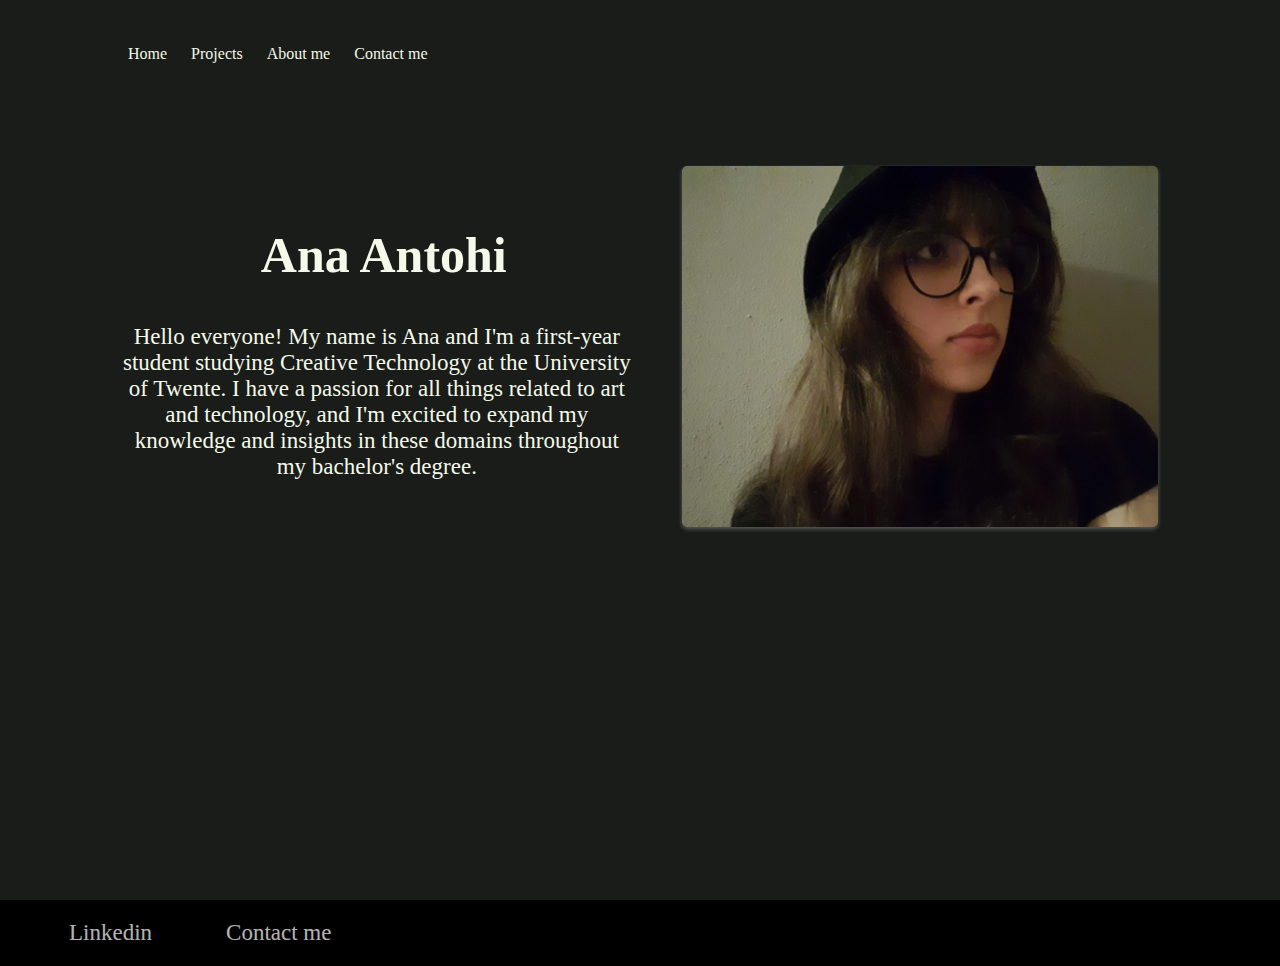
<file: anaantohi.github.io-main/about me.html>
<!DOCTYPE html>
<html>
  <head>
    <meta name="viewport" content="width=device-width", initial scale="1.0">
    <link rel="stylesheet" href ="styleaboutme.css">
    <link rel="stylesheet" href="https://cdnjs.cloudflare.com/ajax/libs/font-awesome/5.15.4/css/all.min.css">
    
    <title>
      ana antohi portfolio projects
    </title>

  </head>

  <body>
    
    
  <div class="navcontainer">
          <div class="navbar">
            
              <nav>
                <ul>
                  <li><a href="index.html">Home</a></li>
                  <li><a href="projectgallery.html">Projects</a></li>
                  <li><a href="about me.html">About me</a></li>
                  <li><a href="contactinfo.html">Contact me</a></li>
                </ul>
              </nav>
          
          </div>

          


      <div class="main">
          
            <div class="container">

              
              <div class="row">
                <div class="col">
                    <h1>Ana Antohi
                    </h1>
                    <p> Hello everyone! My name is Ana and I'm a first-year student studying Creative Technology 
                      at the University of Twente.  I have a passion for all things related to art and technology,
                      and I'm excited to expand my knowledge and insights in these domains throughout my bachelor's degree.
                    </p>
      
                      
                </div>

                
                  <div class="image-container">
                    <div class="image"><img src="images/my face.jpg">
                    </div>
                  </div>
      
               
            </div>
      </div>
            

</div>


  </div>

  
</div>
<footer>
  <div class="Navfooter">
    
      <ul>
          <li><a href="https://www.linkedin.com/in/ana-maria-antohi-199a01246/ " target="_blank">Linkedin</a></li>
          
          <li><a href="contactinfo.html">Contact me</a></li>
      </ul>
  </div>
</footer>

  </body>


</html>
</file>
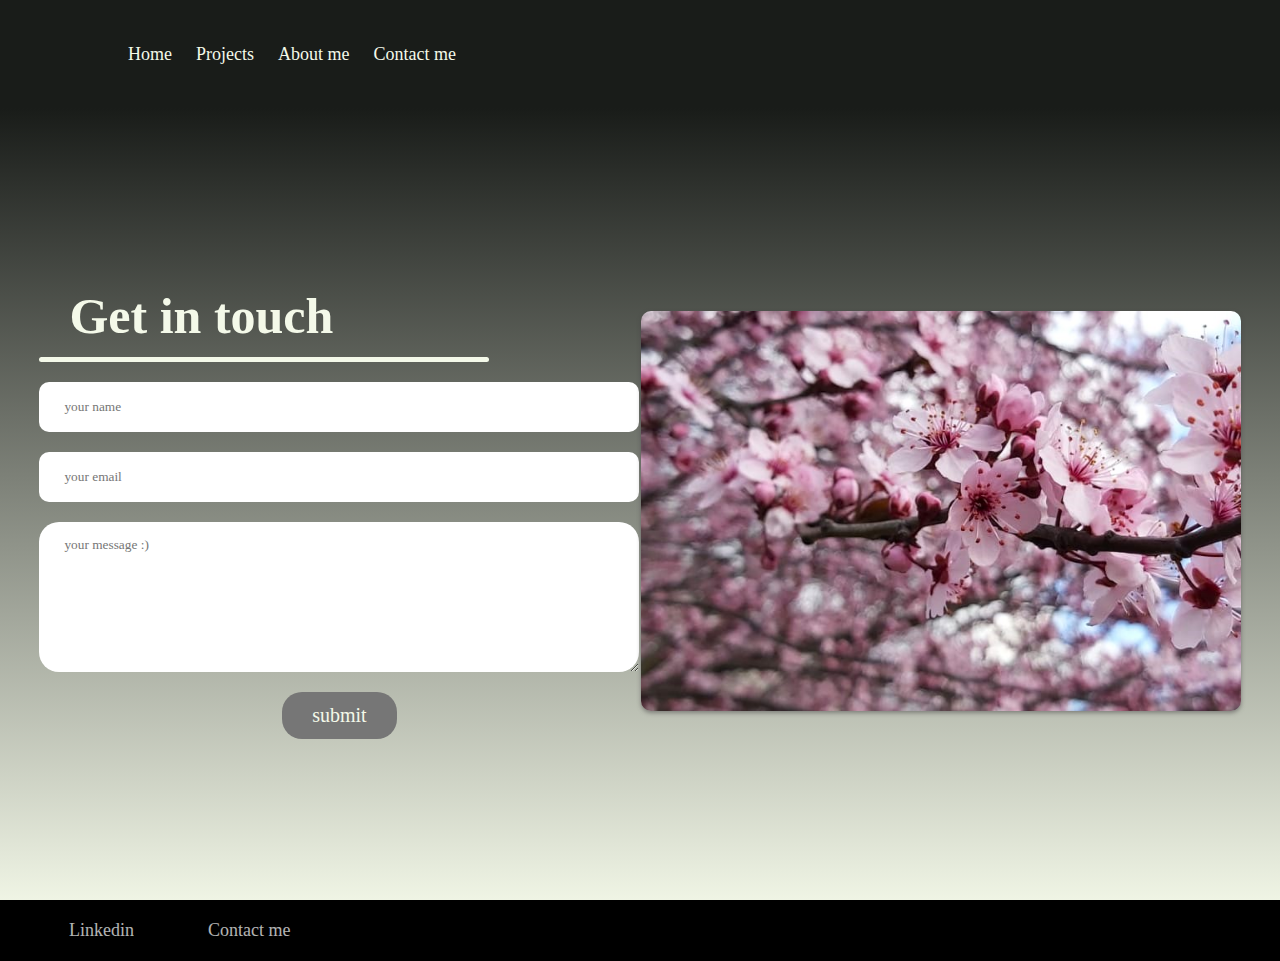
<file: anaantohi.github.io-main/contactinfo.html>
<!DOCTYPE html>
<html>
<head>
  <meta name="viewport" content="width=device-width", initial scale="1.0">
  <link rel="stylesheet" href ="stylecontact.css">
  <link rel="stylesheet" href="https://cdnjs.cloudflare.com/ajax/libs/font-awesome/5.15.4/css/all.min.css">
  
<title>Contact me</title>
</head>
<body>
 
    
  <div class="navcontainer">

    <div class="navbar">
          
        <nav>
          <ul>
            <li><a href="index.html">Home</a></li>
            <li><a href="projectgallery.html">Projects</a></li>
            <li><a href="about me.html">About me</a></li>
            <li><a href="contactinfo.html">Contact me</a></li>
          </ul>
        </nav>
        
    </div>


    <div class="contact-container">
            
      <form action="https://api.web3forms.com/submit" method="POST" class="contact-left">
            <div class="contact-left-title">
                  <h1 class="title">
                    Get in touch 
                  </h1>
                  <hr>
            </div>
            <input type="hidden" name="access_key" value="eef50c83-3dd6-4f26-90a5-81fc17bd5604">
            <input type="text"name="name" placeholder="your name" class="contact-intputs" required>
            <input type="email"name="email" placeholder="your email" class="contact-intputs" required>
            <textarea name="message" placeholder="your message :)" class="contact-intputs" required></textarea>
            
            
            <button type="submit">submit</button>
          
          </form>
            <div class="contact-right">
                <img src="images/photo 5.jpg" alt="" >
            </div>

    </div>
   
  </div>
  <footer>
    <div class="Navfooter">
      
        <ul>
            <li><a href="https://www.linkedin.com/in/ana-maria-antohi-199a01246/ " target="_blank">Linkedin</a></li>
            
            <li><a href="contactinfo.html">Contact me</a></li>
        </ul>
    </div>
  </footer>

</body>
</html>
</file>
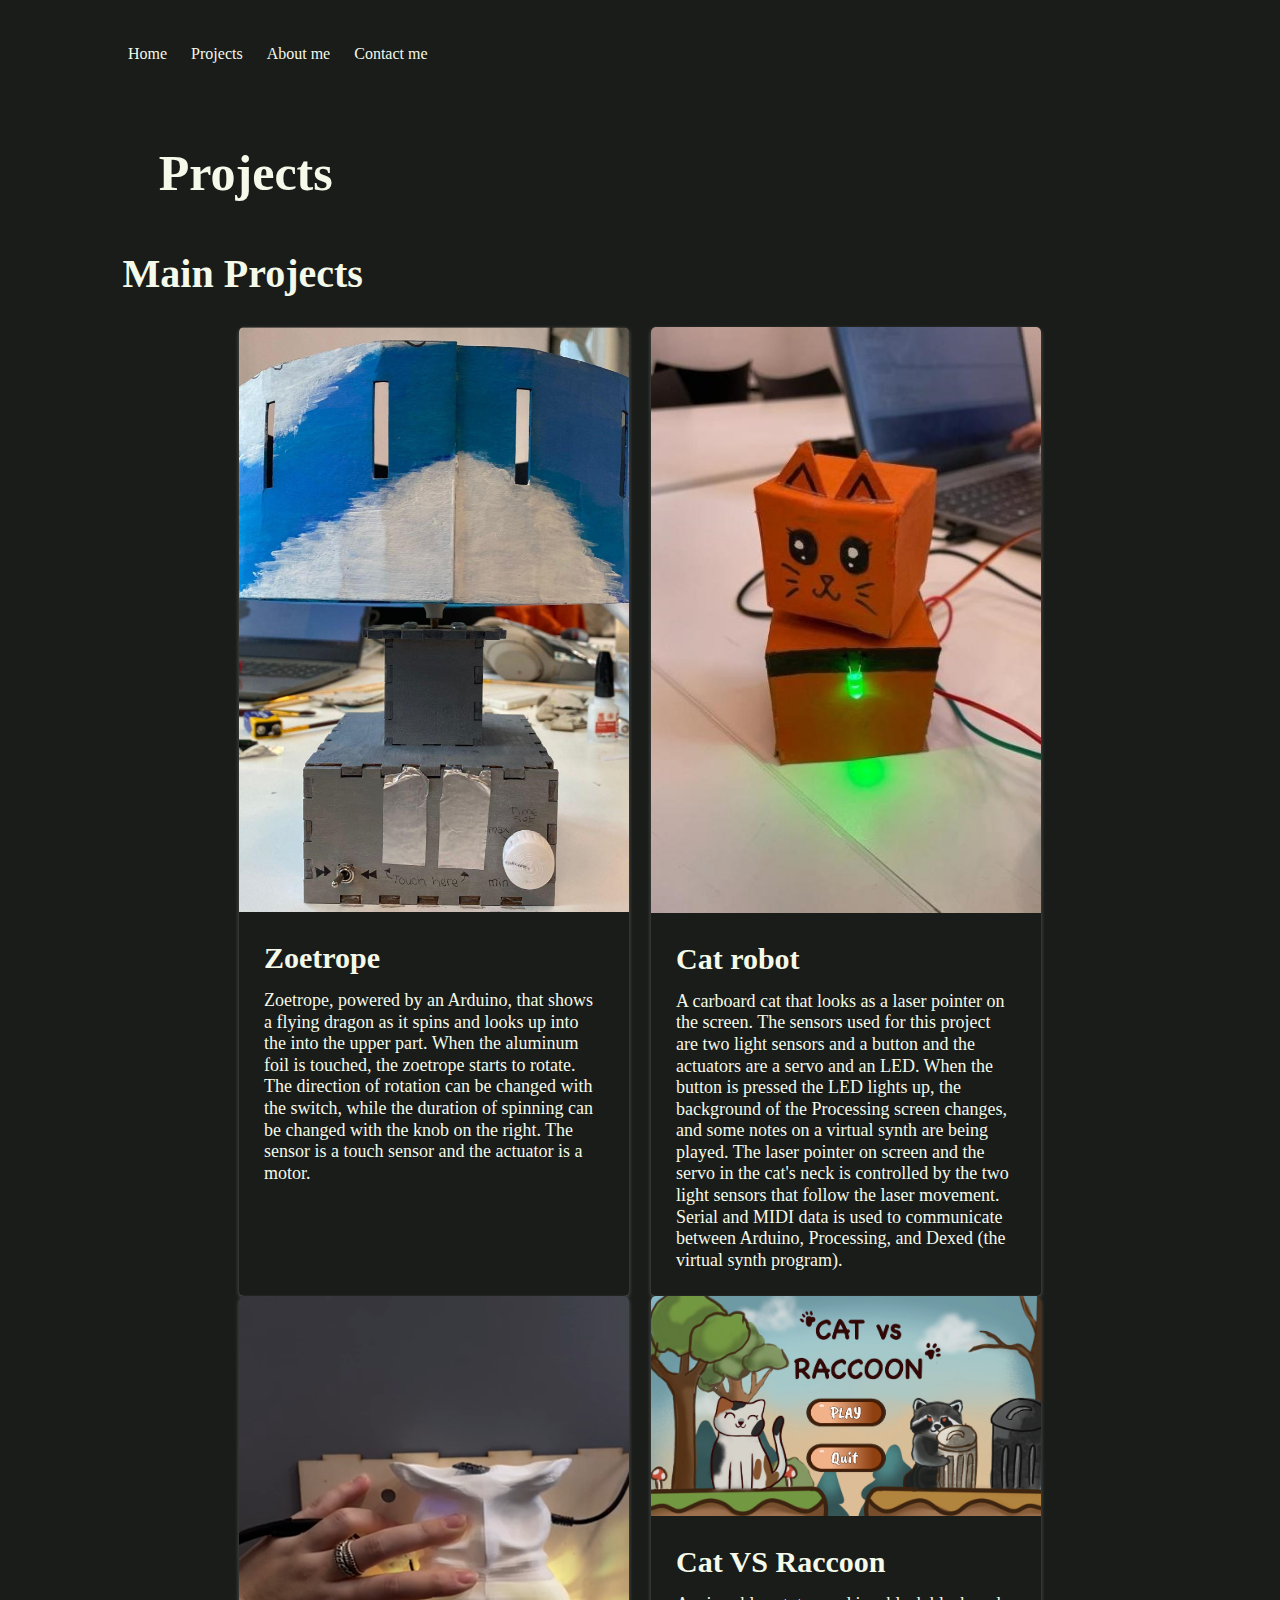
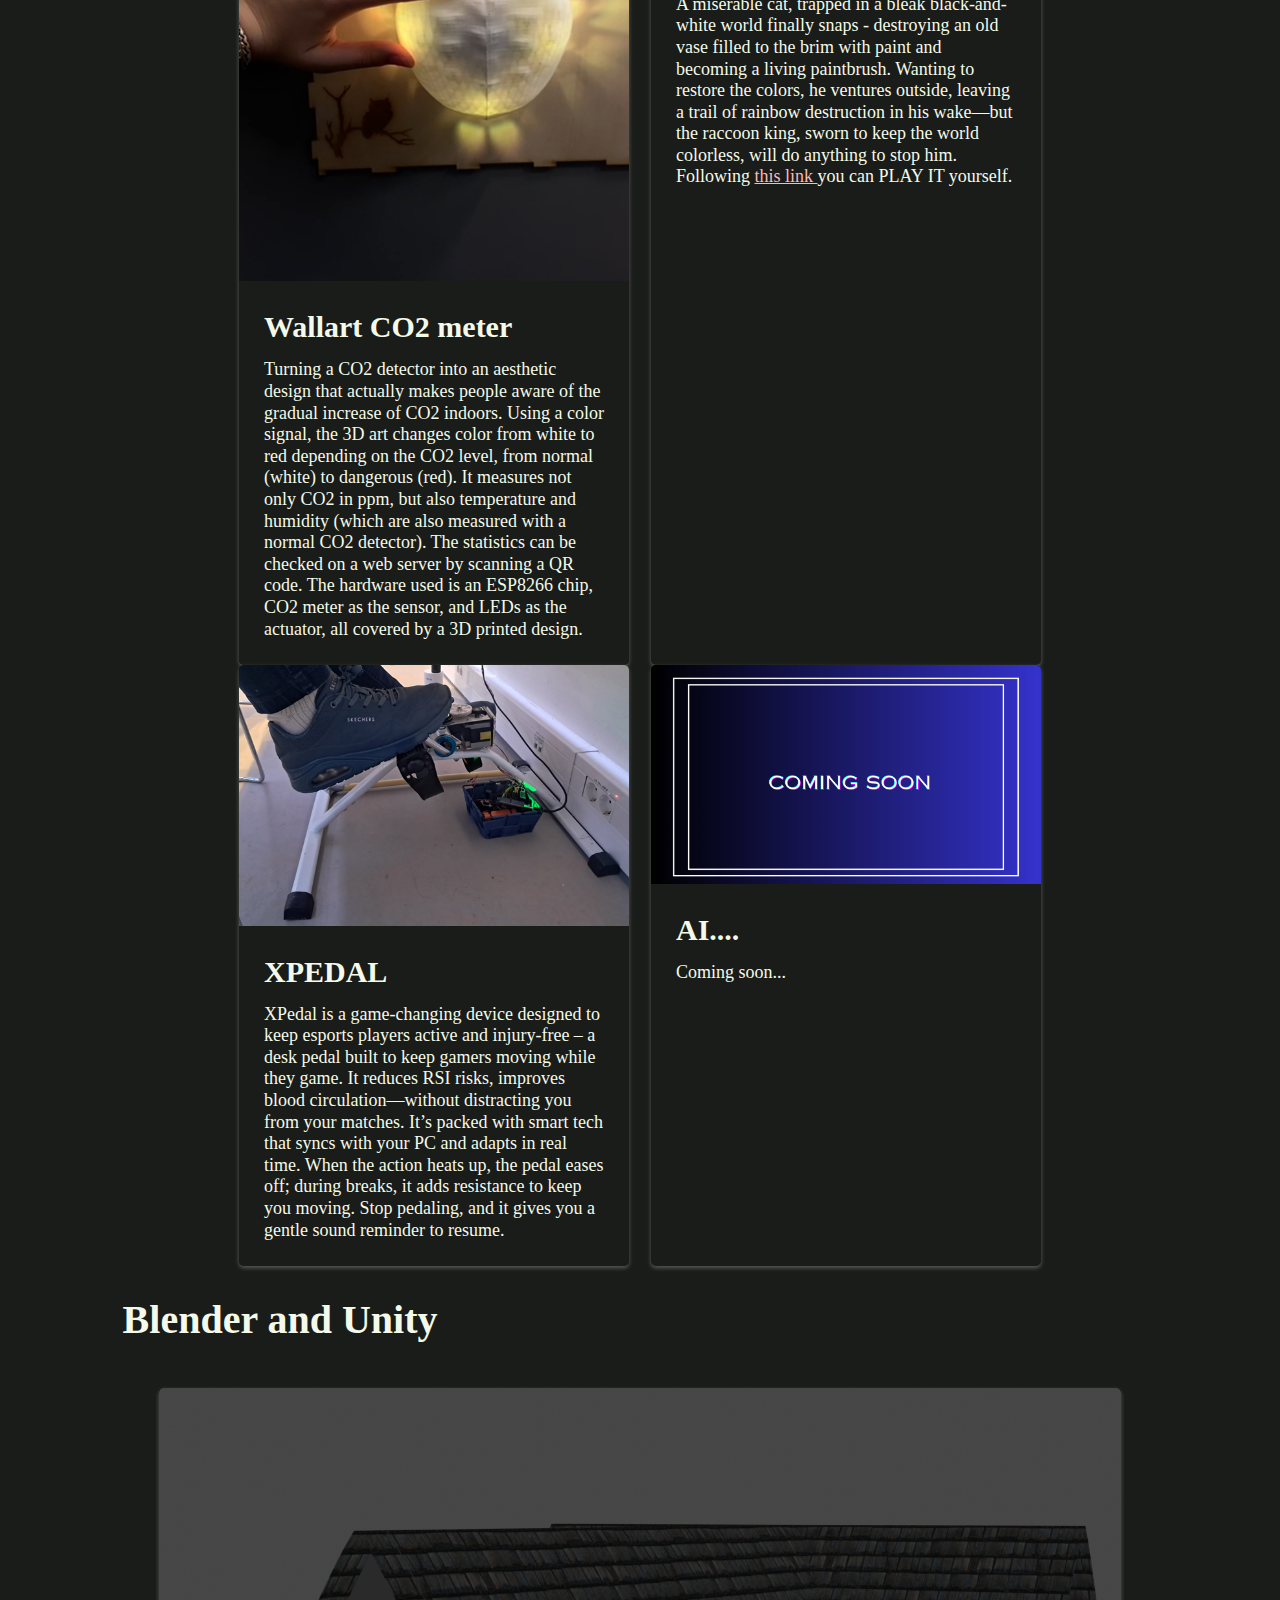
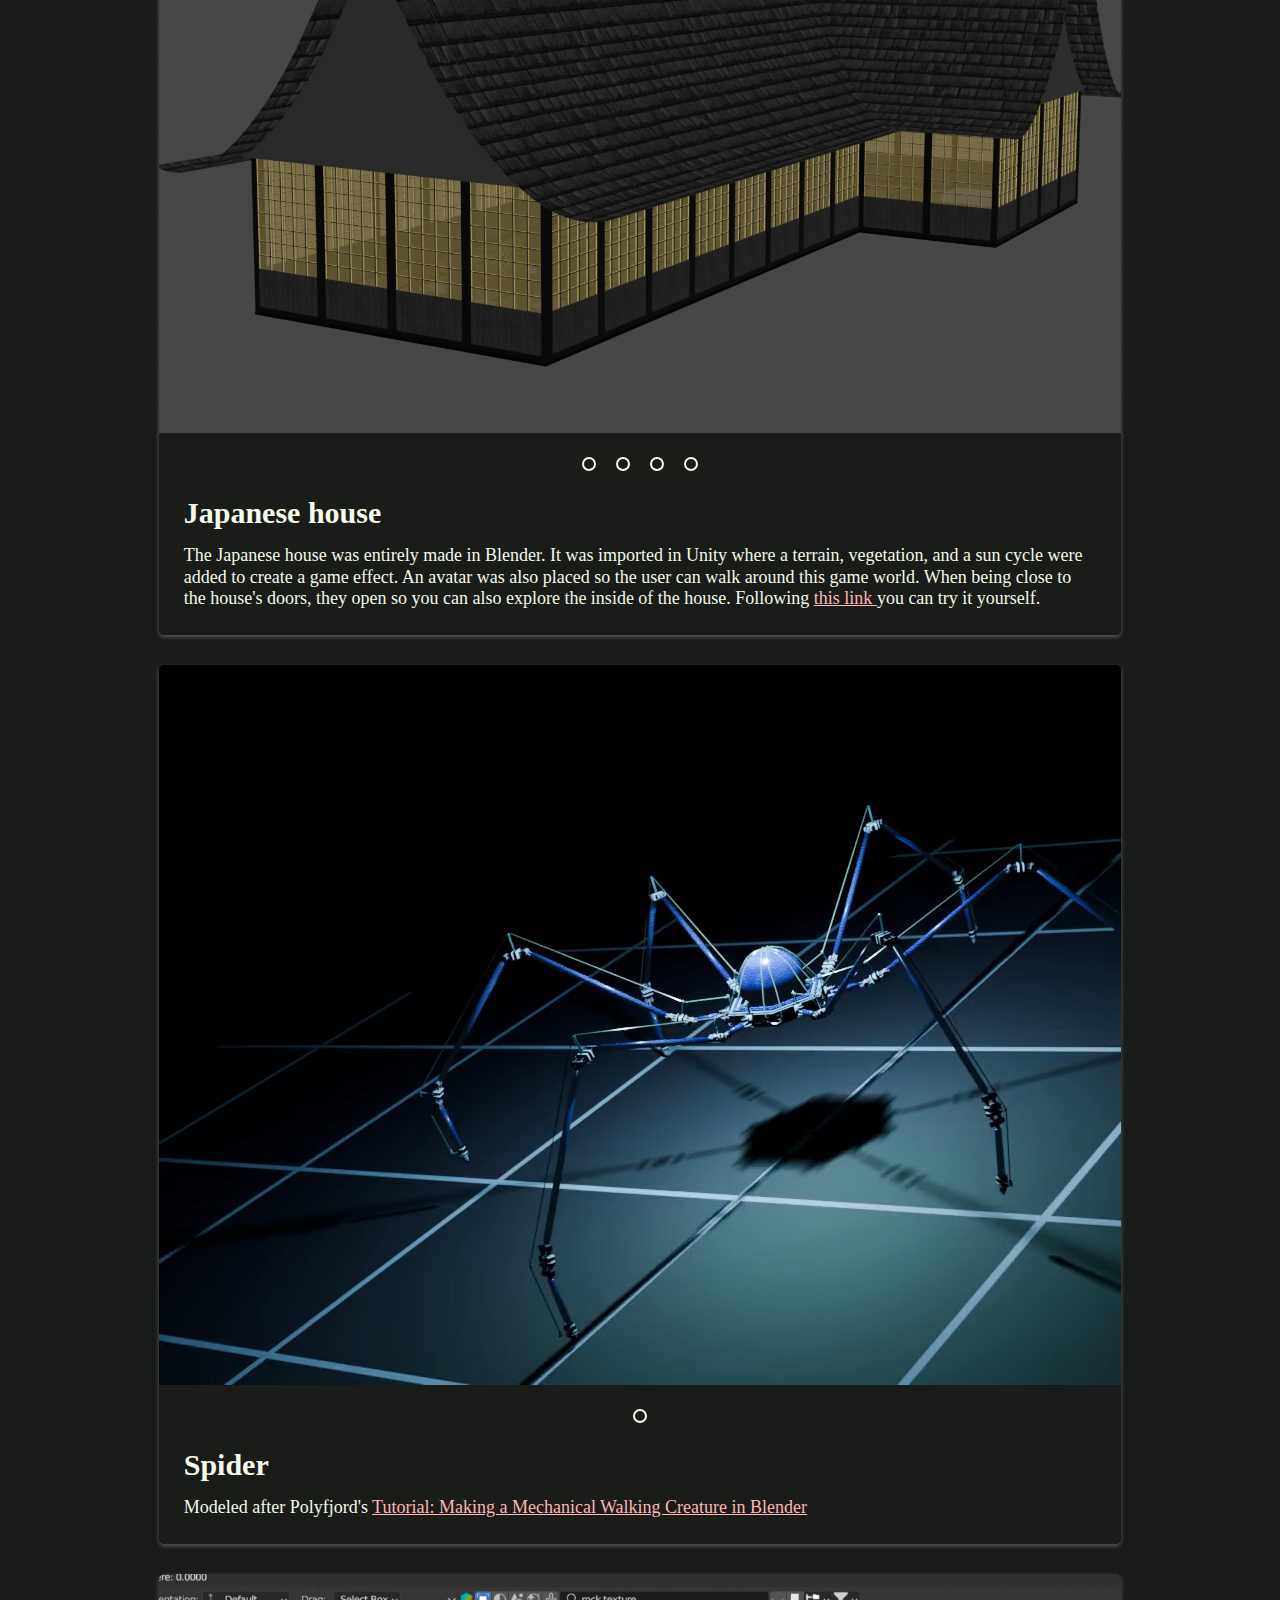
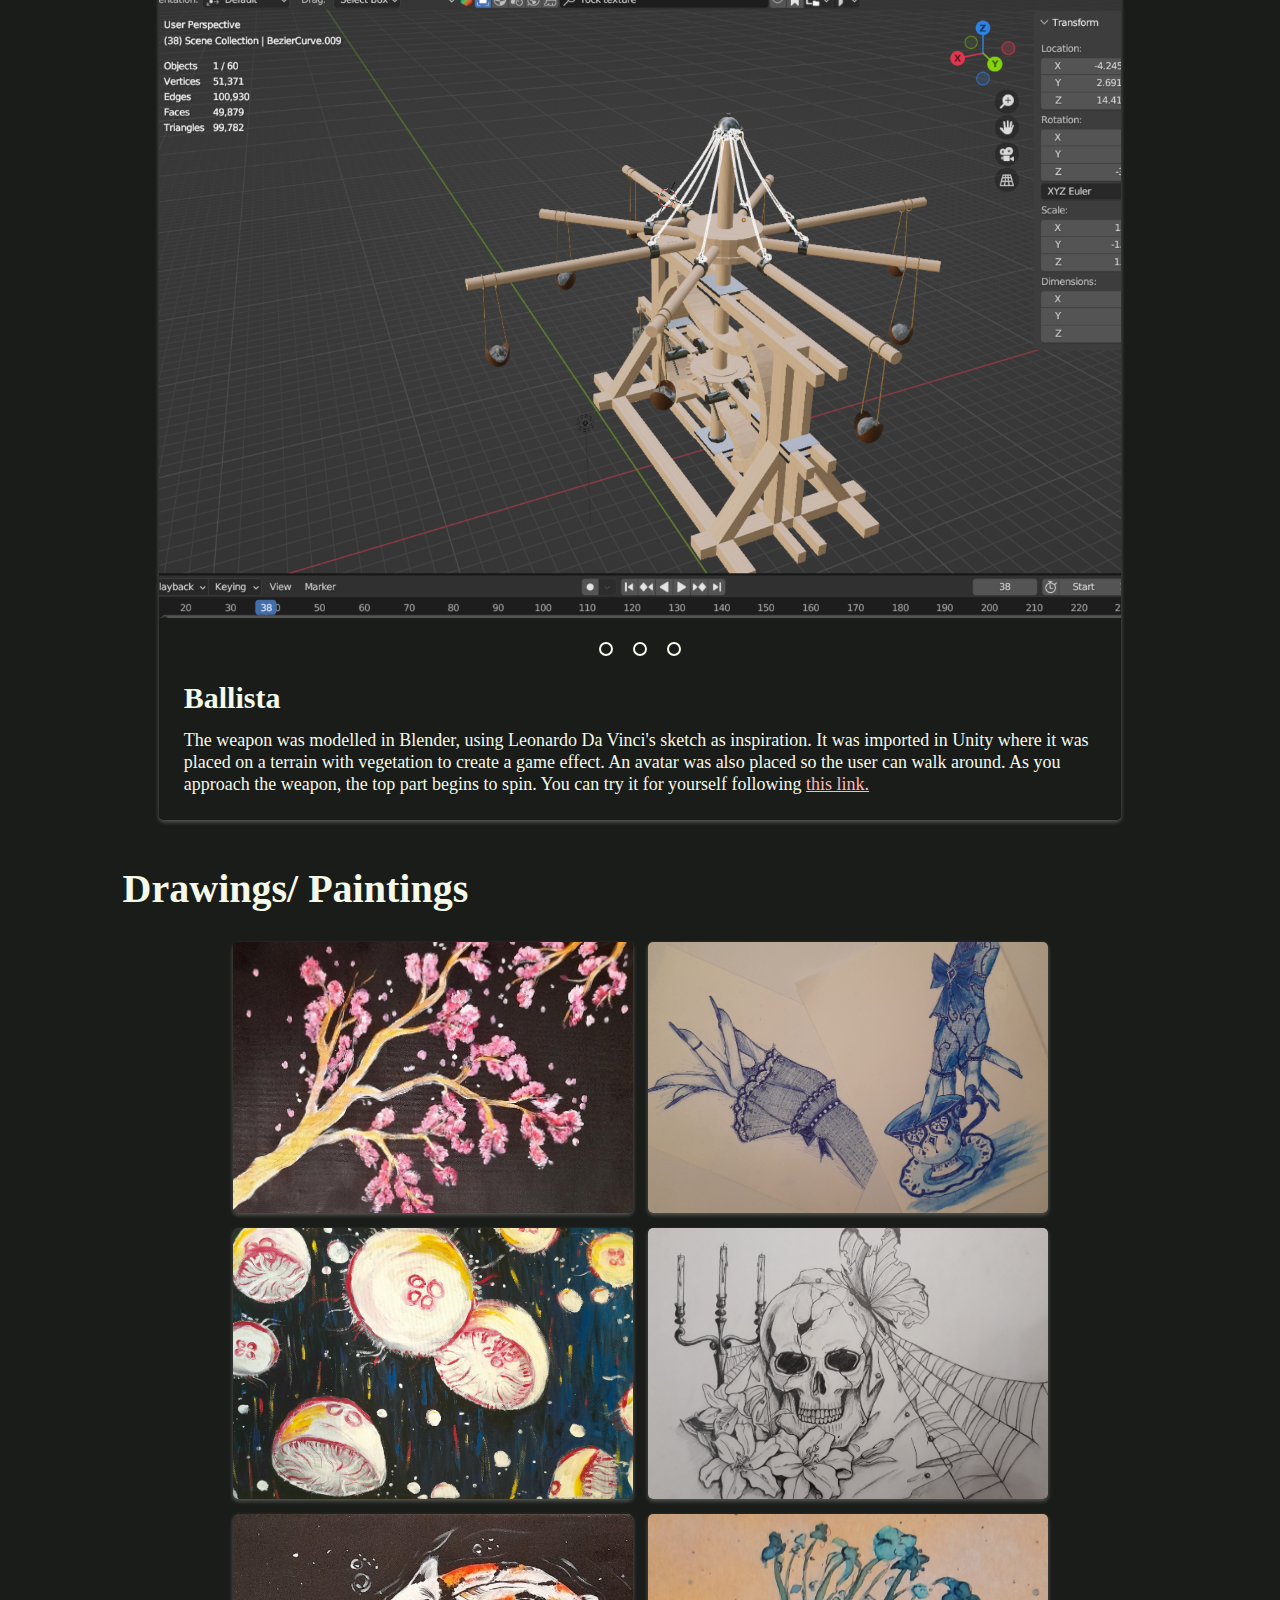
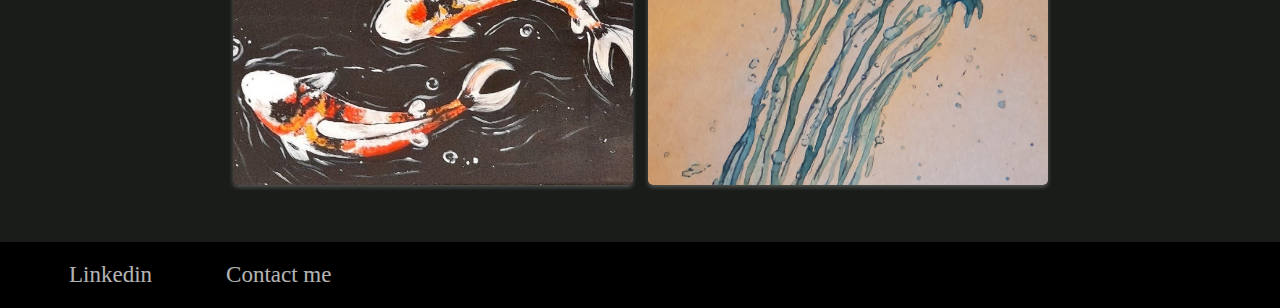
<file: anaantohi.github.io-main/projectgallery.html>
<!DOCTYPE html>
<html>

<head>
  <meta name="viewport" content="width=device-width, initial-scale=1.0">
  <link rel="stylesheet" href="stylesheetgallery.css">
  <link rel="stylesheet" href="https://cdnjs.cloudflare.com/ajax/libs/font-awesome/6.5.1/css/all.min.css"
    integrity="sha512-DTOQO9RWCH3ppGqcWaEA1BIZOC6xxalwEsw9c2QQeAIftl+Vegovlnee1c9QX4TctnWMn13TZye+giMm8e2LwA=="
    crossorigin="anonymous" referrerpolicy="no-referrer">

  <title>
    Ana Antohi Portfolio Projects
  </title>

</head>

<body>


  <div class="navcontainer">
    <div class="navbar">
      <nav>
        <ul>
          <li><a href="index.html">Home</a></li>
          <li><a href="projectgallery.html">Projects</a></li>
          <li><a href="about me.html">About me</a></li>
          <li><a href="contactinfo.html">Contact me</a></li>
        </ul>
      </nav>
    </div>

    <div class="main">
      <h1 class="title">
        Projects
      </h1>

      <h2 class="subtitle">
        Main Projects
      </h2>

      <div class="card-container">
        <div class="card">
          <img src="images/zoetrope 2.png">
          <div class="card-content">
            <h3>Zoetrope</h3>
            <p>Zoetrope, powered by an Arduino, that shows a flying dragon as it spins and looks up into the
              into the upper part. When the aluminum foil is touched, the zoetrope starts to rotate.
              The direction of rotation can be changed with the switch, while the duration of spinning
              can be changed with the knob on the right.
              The sensor is a touch sensor and the actuator is a motor.</p>
          </div>
        </div>

        <div class="card">
          <img src="images/cat robot 1.jpg">
          <div class="card-content">
            <h3>Cat robot</h3>
            <p>A carboard cat that looks as a laser pointer on the screen. The sensors used for this project
              are two light sensors and a button and the actuators are a servo and an LED. When the button
              is pressed the LED lights up, the background of the Processing screen changes, and some
              notes on a virtual synth are being played. The laser pointer on screen and the servo
              in the cat's neck is controlled by the two light sensors that follow the laser movement.
              Serial and MIDI data is used to communicate between Arduino, Processing, and Dexed (the virtual synth
              program).</p>
          </div>
        </div>

        <div class="card">
          <img src="images/3d art 2.png">
          <div class="card-content">
            <h3>Wallart CO2 meter</h3>
            <p>Turning a CO2 detector into an aesthetic design that actually makes people aware of the gradual
              increase of CO2 indoors. Using a color signal, the 3D art changes color from white to red
              depending on the CO2 level, from normal (white) to dangerous (red). It measures not only CO2 in ppm,
              but also temperature and humidity (which are also measured with a normal CO2 detector).
              The statistics can be checked on a web server by scanning a QR code. The hardware used is an ESP8266 chip,
              CO2 meter as the sensor, and LEDs as the actuator, all covered by a 3D printed design.</p>
          </div>
        </div>

        <div class="card">
          <img src="images/image.png">
          <div class="card-content">
            <h3>Cat VS Raccoon</h3>
            <p>A miserable cat, trapped in a bleak black-and-white world finally snaps - destroying an old
              vase filled to the brim with paint and becoming a living paintbrush. Wanting to restore the colors,
              he ventures outside, leaving a trail of rainbow destruction in his wake—but the raccoon king,
              sworn to keep the world colorless, will do anything to stop him.

              Following
              <a href="https://antohiana05.itch.io/japanese-house-interactive" target=_blank>
                this link
              </a>
              you can PLAY IT yourself.
            </p>
          </div>
        </div>

        <div class="card">
          <img src="images/Xpedal.png">
          <div class="card-content">
            <h3>XPEDAL</h3>
            <p>XPedal is a game-changing device designed to keep esports players active and injury-free –
              a desk pedal built to keep gamers moving while they game. It reduces RSI risks, improves blood
              circulation—without distracting you from your matches. It’s packed with smart tech that syncs
              with your PC and adapts in real time. When the action heats up, the pedal eases off; during
              breaks, it adds resistance to keep you moving. Stop pedaling, and it gives you a gentle sound
              reminder to resume.</p>
          </div>
        </div>

        <div class="card">
          <img src="images/ComingSoon.png">
          <div class="card-content">
            <h3>AI....</h3>
            <p>Coming soon...</p>
          </div>
        </div>
      </div> <!-- Close the card container for Arduino projects -->

      <h2 class="subtitle">
        Blender and Unity
      </h2>

      <div class="card2-container">
        <div class="card2">
          <div class="slider">
            <div class="slides">
              <input type="radio" name="radio-btn-japanese-house" id="radio1">
              <input type="radio" name="radio-btn-japanese-house" id="radio2">
              <input type="radio" name="radio-btn-japanese-house" id="radio3">
              <input type="radio" name="radio-btn-japanese-house" id="radio4">

              <div class="slide first">
                <img src="images/jap house 0.png" alt="">
              </div>
              <div class="slide">
                <img src="images/jap house 1.png" alt="">
              </div>
              <div class="slide">
                <img src="images/jap house 2.png" alt="">
              </div>
              <div class="slide">
                <img src="images/jap house 3.png" alt="">
              </div>

              <div class="navigation-auto">
                <div class="auto-btn1"></div>
                <div class="auto-btn2"></div>
                <div class="auto-btn3"></div>
                <div class="auto-btn4"></div>
              </div>
            </div>

            <div class="navigation-manual">
              <label for="radio1" class="manual-btn"></label>
              <label for="radio2" class="manual-btn"></label>
              <label for="radio3" class="manual-btn"></label>
              <label for="radio4" class="manual-btn"></label>
            </div>

            <div class="card-content">
              <h3>Japanese house</h3>
              <p>The Japanese house was entirely made in Blender. It was imported in Unity
                where a terrain, vegetation, and a sun cycle were added to create a
                game effect. An avatar was also placed so the user can walk around this game world. When being
                close to
                the house's doors,
                they open so you can also explore the inside of the house.
                Following
                <a href="https://antohiana05.itch.io/japanese-house-interactive" target=_blank>
                  this link
                </a>

                you can try it yourself.
              </p>
            </div>
          </div>
          <script type="text/javascript">
            var counter = 1;
            setInterval(function () {
              document.getElementById('radio' + counter).checked = true;
              counter++;
              if (counter > 4) {
                counter = 1;
              }
            }, 5000);
          </script>
        </div>
      </div>

      <div class="card2-container">
        <div class="card2">
          <div class="slider">
            <div class="slides">
              <input type="radio" name="radio-btn-japanese-house" id="radio1">

              <!-- Video Tag with autoplay and controls -->
              <div class="slide first">
                <video src="images/spider.mp4" alt="Spider Walking Creature" autoplay loop muted>
                  <!-- Optional fallback text -->
                  Your browser does not support the video tag.
                </video>
              </div>

              <div class="navigation-auto">
                <div class="auto-btn1"></div>
              </div>
            </div>

            <div class="navigation-manual">
              <label for="radio1" class="manual-btn"></label>
            </div>

            <div class="card-content">
              <h3>Spider</h3>
              <p>
                Modeled after Polyfjord's
                <a href="https://www.youtube.com/watch?v=ktXD_WRMY8E" target="_blank">
                  Tutorial: Making a Mechanical Walking Creature in Blender
                </a>
              </p>
            </div>
          </div>


          <script type="text/javascript">
            var counter = 1;
            setInterval(function () {
              document.getElementById('radio' + counter).checked = true;
              counter++;
              if (counter > 4) {
                counter = 1;
              }
            }, 5000);
          </script>
        </div>
      </div>

      <div class="card2-container">
        <div class="card2">
          <div class="slider">
            <div class="slides">
              <input type="radio" name="radio-btn-ballista" id="radio5">
              <input type="radio" name="radio-btn-ballista" id="radio6">
              <input type="radio" name="radio-btn-ballista" id="radio7">

              <div class="slide first">
                <img src="images/leonardo 1.png" alt="">
              </div>
              <div class="slide">
                <img src="images/leonardo 2.png" alt="">
              </div>
              <div class="slide">
                <img src="images/leonardo 3.png" alt="">
              </div>

              <div class="navigation-auto">
                <div class="auto-btn5"></div>
                <div class="auto-btn6"></div>
                <div class="auto-btn7"></div>
              </div>
            </div>

            <div class="navigation-manual">
              <label for="radio5" class="manual-btn"></label>
              <label for="radio6" class="manual-btn"></label>
              <label for="radio7" class="manual-btn"></label>
            </div>

            <div class="card-content">
              <h3>Ballista</h3>
              <p>The weapon was modelled in Blender, using Leonardo Da Vinci's sketch as inspiration.
                It was imported in Unity where it was placed on a terrain with vegetation to create a game effect.
                An avatar was also placed so the user can walk around. As you approach the weapon, the top part begins
                to spin. You can try it for yourself following
                <a href="https://antohiana05.itch.io/leonardo-da-vinci-multi-catapult" target=_blank>
                  this link.
                </a>
              </p>
            </div>
          </div>
          <script type="text/javascript">
            var counter2 = 1;
            setInterval(function () {
              document.getElementById('radio' + (counter2 + 4)).checked = true;
              counter2++;
              if (counter2 > 3) {
                counter2 = 1;
              }
            }, 5000);
          </script>
        </div>
      </div>

      <h2 class="subtitle">
        Drawings/ Paintings
      </h2>

      <div class="container">
        <div class="image-container">
          <div class="image"><img src="images/painting 3.jpg"></div>
          <div class="image"><img src="images/drawing 3.jpg"></div>
          <div class="image"><img src="images/painting 1.jpg"></div>
          <div class="image"><img src="images/drawing 1.jpg"></div>
          <div class="image"><img src="images/painting 4.jpg"></div>
          <div class="image"><img src="images/painting 5.jpg"></div>
        </div>
        <div class="popup-image">
          <span>&times;</span>
          <img src="images/9655dc4518ca44fc32216411b0072f02.png" alt="">
        </div>

        <script>
          document.querySelectorAll('.image-container img').forEach(image => {
            image.onclick = () => {
              document.querySelector('.popup-image').style.display = 'block';
              document.querySelector('.popup-image img').src = image.getAttribute('src');
            }
          });

          document.querySelector('.popup-image span').onclick = () => {
            document.querySelector('.popup-image').style.display = 'none';
          }
        </script>
      </div>
    </div>

    <footer>
      <div class="Navfooter">
        <ul>
          <li><a href="https://www.linkedin.com/in/ana-maria-antohi-199a01246/" target="_blank">Linkedin</a></li>
          <li><a href="contactinfo.html">Contact me</a></li>
        </ul>
      </div>
    </footer>

</body>

</html>
</file>
<file: anaantohi.github.io-main/styleaboutme.css>
*{
  margin: 0;
  padding: 0;
  outline: none;
  list-style: none;
  font-family:Georgia, 'Times New Roman', Times, serif;
  box-sizing: border-box;
  background-color: #191C19;
}

.navcontainer{
    width: 100%;
    height: 100vh;
    background-position: center;
    background-size: cover;
    
    box-sizing: border-box;
}


.navbar{
 height: 12%;
 display: flex;
 align-items: center;
 margin-left: 10%;
 
}


nav {
  flex: 1;
  text-align: left;
}

nav ul li{
  list-style: none;
  display: inline-block;
  margin-right: 20px;
}

nav ul li a{
  text-decoration: none;
  color: #F4F9E9;
  font-size:16px;
  
}
nav ul li a:hover{
  color:#767676;
}


.main{
  padding-left: 5%;
  padding-right: 5%;
  padding-bottom: 0;
  
}



.container{
  width: 100%;
  position: relative;
  
  
}


.container .image-container{
  display: flex;
  flex-wrap: wrap;
  width:85%;
  justify-content: left;
  gap: 15px;
  margin-top: 0;
  
}


.container .image-container .image{
  height:auto;
  width:100%;
  max-height: 1000px;
  box-shadow: 0px 2px 4px rgba(255, 255, 255, 0.278);
  border-radius: 5px;
  overflow: hidden;
  cursor:pointer;
}

.container .image-container .image img{

  overflow: hidden;
  object-fit:fill;
  width: 100%;
  height:100%;
}
.row{
  display: flex;
  height: 80%;
  align-items: right;
  padding: 5%;
}
.col{
flex-basis: 100%;
}

.col h1{
color:#F4F9E9;
font-size: 50px;
padding-left: 7%;
padding-right: 7%;
margin-top: 60px;
margin-left: 100px;
}


 p{
  color:#F4F9E9;
  padding-left: 0%;
  font-size: 23px;
  margin-top:40px;
  margin-right: 50px;
  text-align: center;
  }


 .Navfooter {
    height: auto;
    max-height: 900px;
    background-color: #000000;
    margin: 30px 0;
    margin:0px;
  }
  
  
  .Navfooter ul {
    list-style:none;
    display: flex;
    align-items: center;
    height: 100%;
    background-color: #000000;
    
  
  }
  
  .Navfooter ul li {
    margin-left: 5%;
    margin-top: 20px;
    margin-bottom: 20px;
    justify-content: center;
    align-items: center;
    height: 100%;
    background-color: #000000;
  }
  .Navfooter ul li a{
    color:white;
    text-decoration: none;
    font-size: 23px;
    background-color: #000000;
    opacity: 0.7;
    transition: 0.5s;
    margin:5px;
  }
  
  
  .Navfooter ul li a:hover{
    opacity: 1;
  }
  
  @media (max-width: 700px){
    .Navfooter ul{
        flex-direction: column;
    } 
    .Navfooter ul li{
        width:100%;
        text-align: left;
        margin: 5px;
    }
   
  }
</file>
<file: anaantohi.github.io-main/stylecontact.css>
*{
  margin: 0;
  padding: 0;
  outline: none;
  list-style: none;
  font-family:Georgia, 'Times New Roman', Times, serif;
  box-sizing: border-box;
}

.navcontainer{
    width: 100%;
    height: 100vh;
    background-position: center;
    background-size: cover;
    background-color: #191C19;
    box-sizing: border-box;
}


.navbar{
 height: 12%;
 display: flex;
 align-items: center;
 margin-left: 10%;
 
}


nav {
  flex: 1;
  text-align: left;
}

nav ul li{
  list-style: none;
  display: inline-block;
  margin-right: 20px;
}

nav ul li a{
  text-decoration: none;
  color: #F4F9E9;
  font-size:18px;
}
nav ul li a:hover{
  color:#767676;
}


.contact-container{
  padding-left: 3%;
  padding-right: 3%;
  height: 90vh;

  width:100%;
  background: linear-gradient(#191C19, #F4F9E9);
  align-items: center;
  display: flex;
  justify-content: space-evenly; 
}

.contact-left{
  display: flex;
  flex-direction: column;
  align-items: center;
  gap: 20px;

}


.contact-left-title {
 max-width: 1200px;
 width:100%;
 height:auto;
}
  

.contact-left-title h1{
  font-weight:600;
  margin-left: 5%;
  margin-top: 0%;
  margin-bottom: 2%;
  color: #F4F9E9;
  font-size: 50px;
}
.contact-left-title hr{
  border: none;
  width:75%;
  height:5px;
  background-color: #F4F9E9;
  border-radius: 10px;

}

.contact-intputs{
  width: 600px;
  height: 50px;
  color: #64172b;
  padding-left: 25px;
  border: none;
  border-radius: 10px;
  font-weight: 500;
  outline: none;
  text-align: left;

}

.contact-left textarea{
  height:150px;
  padding-top: 15px;
  border-radius: 20px;
  

}
.contact-intputs:focus{
  border: 3px solid #767676;
}

.contact-intputs::placeholder{
  color:#767676;
}

.contact-left button{
  display: flex;
  align-items: center;
  padding-left: 5%;
  padding-right: 5%;
  padding-top: 2%;
  padding-bottom: 2%;
  font-size: 20px;
  color: #F4F9E9;
  gap:23px;
  border: none;
  border-radius: 20px;
  background-color: #767676;
  cursor:pointer;

}
.contact-right img{
  width: 600px;
  border-radius: 10px;
  box-shadow:0px 2px 4px hsla(330, 2%, 25%, 0.5);

}


@media(max-width:800px){
  .contact-intputs{
    width:80vw;
  }
  .contact-right{
    display:none;
  }
}

/*card part  */
.card-container{
  display: flex;
  justify-content: center;
  flex-wrap: wrap;
  margin-top: 0px;
}

.card{
  width: 100%;
  max-width:390px;
  background-color:#191C19;
  border-radius: 5px;
  overflow: hidden;
  box-shadow: 0px 2px 4px rgba(255, 255, 255, 0.278);
  margin: 0px 11px;
}


.card img{
  width: 100%;
  height: auto;
  object-fit: contain;
}

.card-content{
  padding: 25px;
}

.card-content h3{
  font-size: 25px;
  margin-bottom: 15px;
  color:#F4F9E9;
}

.card-content p{
  color: #F4F9E9;
  font-size:15px;
  line-height: 1.2;
}





.container .image-container{
  display: flex;
  flex-wrap: wrap;
  justify-content: center;
  gap: 15px;
  margin-top: 15px;
  margin-bottom: 60px;
}


.container .image-container .image{
  height: auto;
  width:100%;
  max-width: 400px;
  box-shadow: 0px 2px 4px rgba(255, 255, 255, 0.278);
  border-radius: 5px;
  overflow: hidden;
  cursor:pointer;
}

.container .image-container .image img{
  height: 100%;
  width: 100%;
  overflow: hidden;
  object-fit: cover;
  transition: .2s linear;
}


.container .image-container .image:hover img{
 transform: scale(1.2);
}

footer{
  background-color: #000000;
}

.Navfooter {
  height: auto;
  max-height: 600px;
  background-color: #000000;
  margin: 0px 0;
  margin:0px;
}


.Navfooter ul {
  list-style:none;
  display: flex;
  align-items: center;
  height: 100%;
  background-color: #000000;
  

}

.Navfooter ul li {
  margin-left: 5%;
  margin-top: 20px;
  margin-bottom: 20px;
  justify-content: center;
  align-items: center;
  height: 100%;
  background-color: #000000;
}
.Navfooter ul li a{
  color:white;
  text-decoration: none;
  font-size: 18px;
  background-color: #000000;
  opacity: 0.7;
  transition: 0.5s;
  margin:5px;
}


.Navfooter ul li a:hover{
  opacity: 1;
}

@media (max-width: 700px){
  .Navfooter ul{
      flex-direction: column;
  } 
  .Navfooter ul li{
      width:100%;
      text-align: left;
      margin: 5px;
  }
 
}



























/*.sidebar{
  position: absolute;
  text-decoration: none;
  top: 12%;
  bottom: 0;
  left: 0;
  height: 1000%;
  width: 6%;
  background: rgb(66, 144, 158);
  overflow: hidden;
  transition: width 0.2s linear;

}
.menuicon{
  background: rgb(66, 144, 158);
  text-align:center;
  display:flex;
  transition: all 0.5s ease;
  margin-top: 0px; 
  margin: 0px 0 0 0px;
}
.menuicon img{
  width: 40px;
  height: 40px;
  border-radius: 50%;
}

.menuicon span{
  background: rgb(66, 144, 158);
  font-weight: bold;
  padding-left: 1%;
  font-size: 25px;
  text-transform: uppercase;
}

.projects ul li a{
  background: rgb(66, 144, 158);
  position: relative;
  color: rgb(131, 46, 205);
  font-size: 22px;
  display: table;
  width: 300px;
  padding: 10%;
  text-decoration: none;
}

.fas{
  background: rgb(66, 144, 158);
  position: relative;
  width: 70px;
  height: 50px;
  top: 10px;
  font-size: 40px;
  text-align: center;
  font-weight: bold;
}

.new-item{
 position: relative;
 top: 0px;
 margin-left: 15px;
 background: rgb(66, 144, 158);

}
.projects ul li a:hover{
 background: white;
 
}
.sidebar:hover{
  width: 280px;
  transition: all 0.5s ease;
}

*/
</file>
<file: anaantohi.github.io-main/stylesheetgallery.css>
* {
  margin: 0;
  padding: 0;
  outline: none;
  list-style: none;
  font-family: Georgia, 'Times New Roman', Times, serif;
  box-sizing: border-box;
  background-color: #191C19;
}


.navcontainer {
  width: 100%;
  height: 100vh;
  background-position: center;
  background-size: cover;
  background-color: #191C19;
  box-sizing: border-box;
}


.navbar {
  height: 12%;
  display: flex;
  align-items: center;
  margin-left: 10%;

}


nav {
  flex: 1;
  text-align: left;
}

nav ul li {
  list-style: none;
  display: inline-block;
  margin-right: 20px;
}

nav ul li a {
  text-decoration: none;
  color: #F4F9E9;
  font-size: 16px;

}

nav ul li a:hover {
  color: #767676;
}


.main {
  padding-left: 3%;
  padding-right: 3%;

}


.slider {
  width: 100%;
  height: 100%;
  overflow: hidden;
}

.slides {
  display: flex;
  width: 670%;
  height: 800px;
  height: auto;
}


.slides input {
  display: none;
}

.slide {
  width: 15%;
  transition: 2s;

}

.slide img {
  width: 100%;
  height: auto;
  object-fit: contain;

}

.navigation-manual {

  width: auto;
  display: flex;
  margin-top: 20px;
  justify-content: center;
}

.manual-btn {
  border: 2px solid #F4F9E9;
  padding: 5px;
  border-radius: 10px;
  cursor: pointer;
  transition: 1s;

}


.manual-btn:not(:last-child) {
  margin-right: 20px;

}

.manual-btn:hover {
  background: #767676;
}

#radio1:checked~.first {
  margin-left: 0;
}

#radio2:checked~.first {
  margin-left: -15%;
}

#radio3:checked~.first {
  margin-left: -30%;
}

#radio4:checked~.first {
  margin-left: -45%;
}

.navigation-auto {

  width: auto;
  display: flex;
  margin-top: 20px;
  justify-content: center;
}

.navigation-auto div {
  border: 2px solid #F4F9E9;
  padding: 5px;
  border-radius: 10px;
  transition: 1s;

}

.navigation-auto div:not(:last-child) {
  margin-right: 20px;

}

#radio1:checked~.navigation-auto .auto-btn1 {
  background: #F4F9E9;
}

#radio2:checked~.navigation-auto .auto-btn2 {
  background-color: #F4F9E9;
}

#radio3:checked~.navigation-auto .auto-btn3 {
  background: #F4F9E9;
}

#radio4:checked~.navigation-auto .auto-btn4 {
  background: #F4F9E9;
}






/*card part  */
.card-container {
  display: flex;
  justify-content: center;
  flex-wrap: wrap;
  margin-top: 0px;
}

.card2-container {

  display: flex;
  justify-content: center;
  flex-wrap: wrap;
  margin-top: 0px;

}


.card {
  width: 100%;
  max-width: 390px;
  background-color: #191C19;
  border-radius: 5px;
  overflow: hidden;
  box-shadow: 0px 2px 4px rgba(255, 255, 255, 0.278);
  margin: 0px 11px;
}

.card2 {
  width: 80%;
  max-width: 2000px;
  background-color: #191C19;
  border-radius: 5px;
  overflow: hidden;
  align-items: center;
  box-shadow: 0px 2px 4px rgba(255, 255, 255, 0.278);
  margin: 15px;
}

.card img {
  width: 100%;
  height: auto;
  object-fit: contain;
}


.card-content {
  padding: 25px;
}

.card-content a {
  color: #ffb7b7;
  text-decoration: underline;
}


.card-content h3 {
  font-size: 30px;
  margin-bottom: 15px;
  color: #F4F9E9;
}

.card-content p {
  color: #F4F9E9;
  font-size: 18px;
  line-height: 1.2;
}

/*.card-content .btn{
  display:inline-block;
  padding: 8px 15px;
  background-color: #F4F9E9;
  text-decoration: none;
  border-radius: 4px;
  margin-top: 15px;
  color: rgb(1, 75, 75);

}*/



.container {
  width: 100%;
  position: relative;
  min-height: 100vh;

}


.container .image-container {
  display: flex;
  flex-wrap: wrap;
  justify-content: center;
  gap: 15px;
  margin-top: 15px;
  margin-bottom: 60px;
}


.container .image-container .image {
  height: auto;
  width: 100%;
  max-width: 400px;
  box-shadow: 0px 2px 4px rgba(255, 255, 255, 0.278);
  border-radius: 5px;
  overflow: hidden;
  cursor: pointer;
}

.container .image-container .image img {
  height: 100%;
  width: 100%;
  overflow: hidden;
  object-fit: cover;
  transition: .2s linear;
}


.container .image-container .image:hover img {
  transform: scale(1.2);
}

.container .popup-image {
  position: fixed;
  background: rgba(0, 0, 0, .9);
  top: 0;
  left: 0;
  height: 100%;
  width: 100%;
  z-index: 100;
  display: none;

}

.container .popup-image span {
  position: absolute;
  top: 0;
  right: 10px;
  font-size: 4cap;
  font-weight: bolder;
  color: white;
  cursor: pointer;
  z-index: 100;
}

.container .popup-image img {
  position: absolute;
  top: 50%;
  left: 50%;
  transform: translate(-50%, -50%);
  box-sizing: content-box;
  border-radius: 5px;
  box-shadow: 0px 2px 4px rgba(255, 255, 255, 0.278);
  background-color: 0px 2px 4px rgba(255, 255, 255, 0.278);
  max-width: 100%;
  max-height: 90%;
  object-fit: contain;
}

@media (max-width:768px) {
  .container .popup-image img {
    width: 95%;
  }

}

.title {
  margin-left: 10%;
  margin-right: 2.5%;
  margin-top: 3%;
  margin-bottom: 4%;
  color: #F4F9E9;
  font-size: 50px;

}

.subtitle {
  margin-top: 2.5%;
  margin-left: 7%;
  margin-bottom: 2.5%;
  color: #F4F9E9;
  font-size: 40px;
}

.Navfooter {
  height: auto;
  max-height: 300px;
  background-color: #000000;
  margin: 30px 0;
  margin: 0px;
}


.Navfooter ul {
  list-style: none;
  display: flex;
  align-items: center;
  height: 100%;
  background-color: #000000;


}

.Navfooter ul li {
  margin-left: 5%;
  margin-top: 20px;
  margin-bottom: 20px;
  justify-content: center;
  align-items: center;
  height: 100%;
  background-color: #000000;
}

.Navfooter ul li a {
  color: white;
  text-decoration: none;
  font-size: 23px;
  background-color: #000000;
  opacity: 0.7;
  transition: 0.5s;
  margin: 5px;
}


.Navfooter ul li a:hover {
  opacity: 1;
}

@media (max-width: 700px) {
  .Navfooter ul {
    flex-direction: column;
  }

  .Navfooter ul li {
    width: 100%;
    text-align: left;
    margin: 5px;
  }

}
</file>
